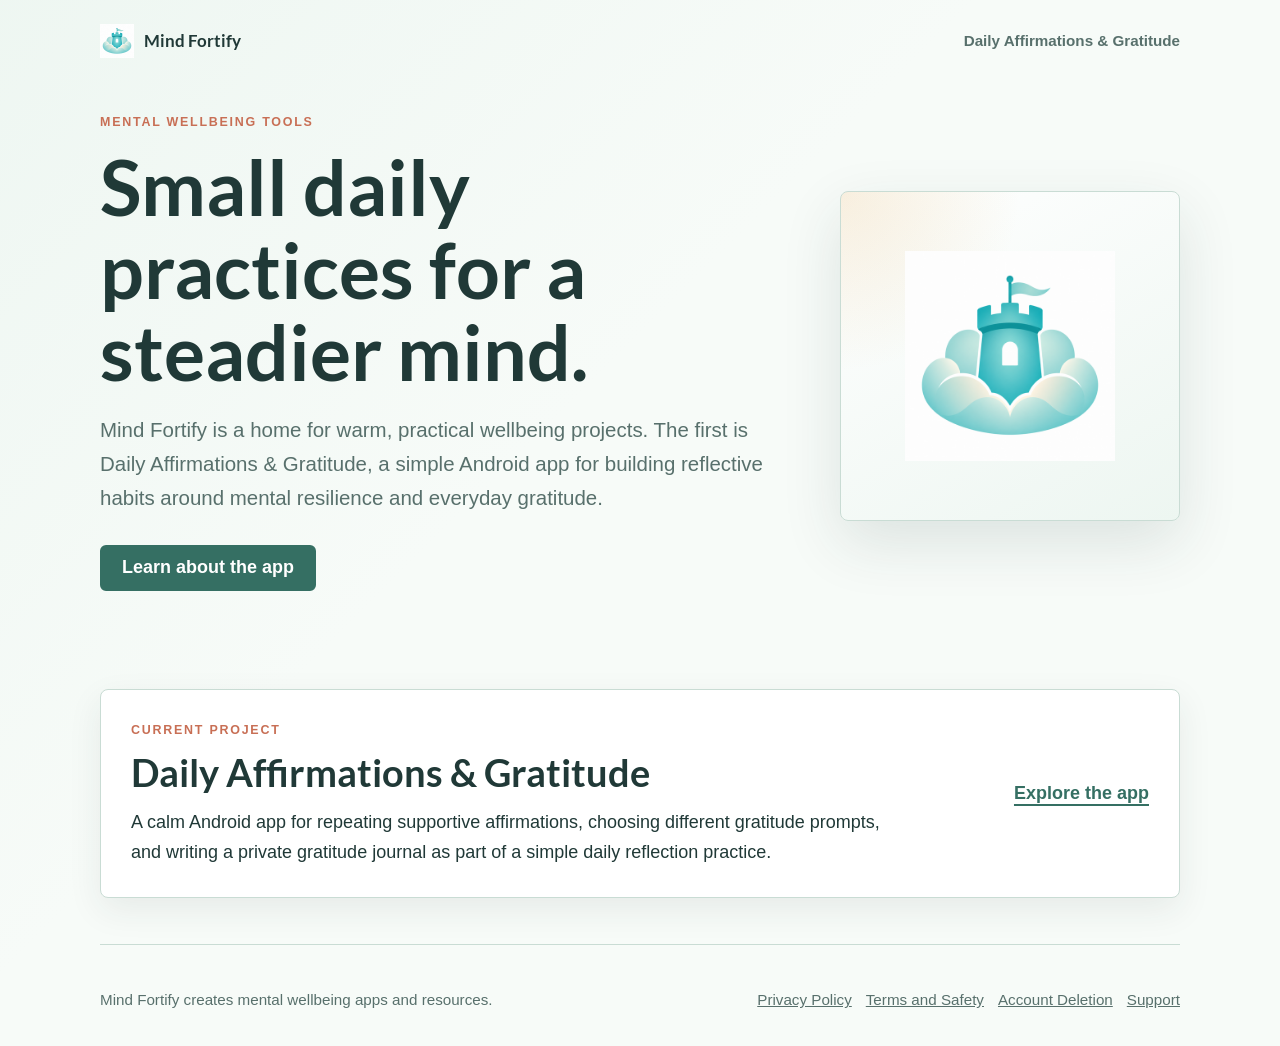
<file: index.html>
<!DOCTYPE html>
<html lang="en">
<head>
  <meta charset="UTF-8">
  <link rel="icon" href="/favicon.ico" type="image/x-icon">
  <link rel="apple-touch-icon" href="/assets/brand/mind-fortify/mind-fortify-icon-192.png">
  <meta name="viewport" content="width=device-width, initial-scale=1.0">
  <meta name="description" content="Mind Fortify creates warm, practical mental wellbeing tools for daily reflection and resilience.">
  <meta property="og:title" content="Mind Fortify">
  <meta property="og:type" content="website">
  <meta property="og:url" content="https://mindfortify.com">
  <meta property="og:image" content="https://mindfortify.com/assets/brand/mind-fortify/mind-fortify-icon-512.png">
  <meta property="og:description" content="Mind Fortify creates warm, practical mental wellbeing tools for daily reflection and resilience.">
  <meta name="twitter:card" content="summary_large_image">
  <meta name="twitter:site" content="@mindfortify">
  <meta name="twitter:title" content="Mind Fortify">
  <meta name="twitter:description" content="Mind Fortify creates warm, practical mental wellbeing tools for daily reflection and resilience.">
  <meta name="twitter:image" content="https://mindfortify.com/assets/brand/mind-fortify/mind-fortify-icon-512.png">
  <link rel="stylesheet" href="/daily-affirmations/styles.css">
  <title>Mind Fortify - Mental Wellbeing Tools</title>
</head>
<body>
  <header class="site-header">
    <nav aria-label="Main navigation">
      <a class="wordmark" href="/">
        <img src="/assets/brand/mind-fortify/mind-fortify-icon-footer.png" alt="" aria-hidden="true">
        <span>Mind Fortify</span>
      </a>
      <div class="nav-links">
        <a href="/daily-affirmations/">Daily Affirmations &amp; Gratitude</a>
      </div>
    </nav>

    <section class="hero home-hero">
      <div>
        <p class="eyebrow">Mental wellbeing tools</p>
        <h1>Small daily practices for a steadier mind.</h1>
        <p class="intro">Mind Fortify is a home for warm, practical wellbeing projects. The first is Daily Affirmations &amp; Gratitude, a simple Android app for building reflective habits around mental resilience and everyday gratitude.</p>
        <div class="actions">
          <a class="button" href="/daily-affirmations/">Learn about the app</a>
        </div>
      </div>
      <div class="brand-panel" aria-label="Mind Fortify brand mark">
        <img src="/assets/brand/mind-fortify/mind-fortify-icon-512.png" alt="Mind Fortify logo">
      </div>
    </section>
  </header>

  <main>
    <section class="feature-band" aria-labelledby="current-project">
      <div>
        <p class="eyebrow">Current project</p>
        <h2 id="current-project">Daily Affirmations &amp; Gratitude</h2>
        <p>A calm Android app for repeating supportive affirmations, choosing different gratitude prompts, and writing a private gratitude journal as part of a simple daily reflection practice.</p>
      </div>
      <a class="text-link" href="/daily-affirmations/">Explore the app</a>
    </section>
  </main>

  <footer>
    <p>Mind Fortify creates mental wellbeing apps and resources.</p>
    <div class="footer-links">
      <a href="/daily-affirmations/privacy/">Privacy Policy</a>
      <a href="/daily-affirmations/terms-and-safety/">Terms and Safety</a>
      <a href="/daily-affirmations/account-deletion/">Account Deletion</a>
      <a href="/daily-affirmations/support/">Support</a>
    </div>
  </footer>
</body>
</html>
</file>
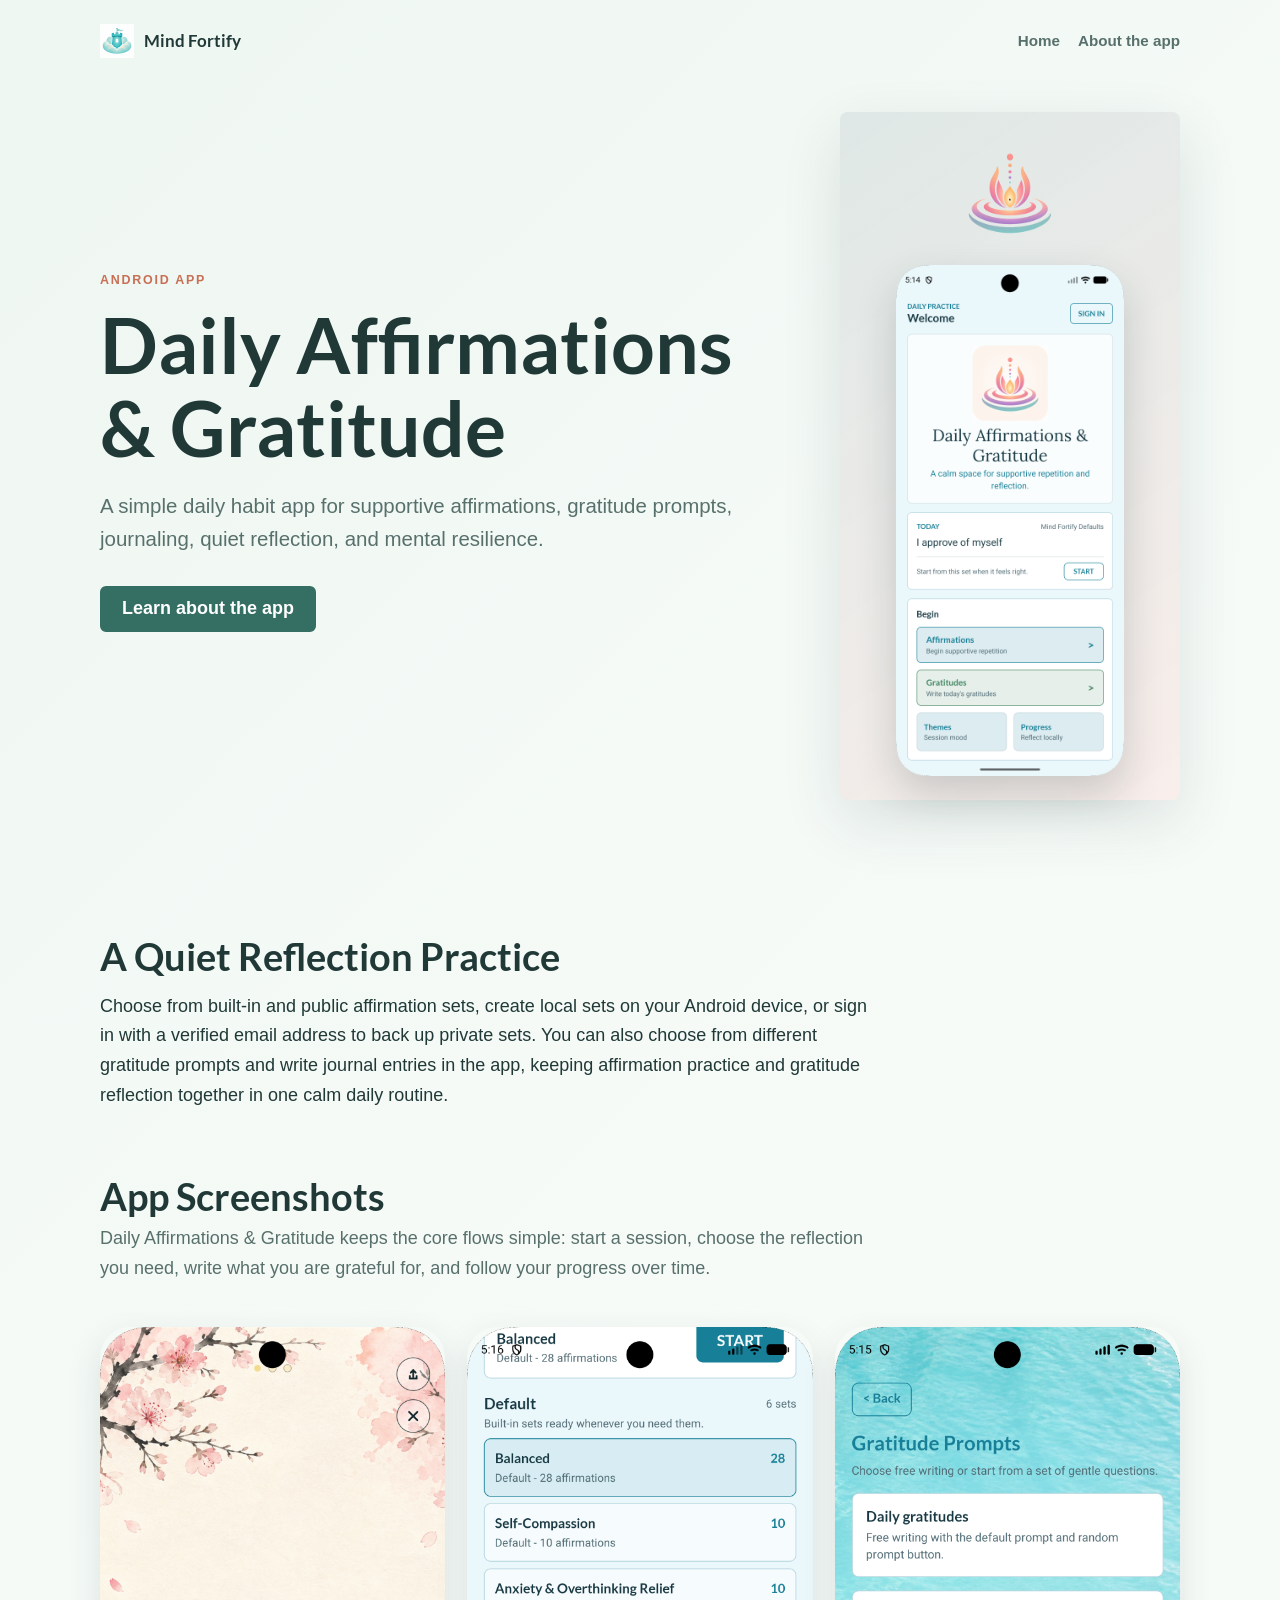
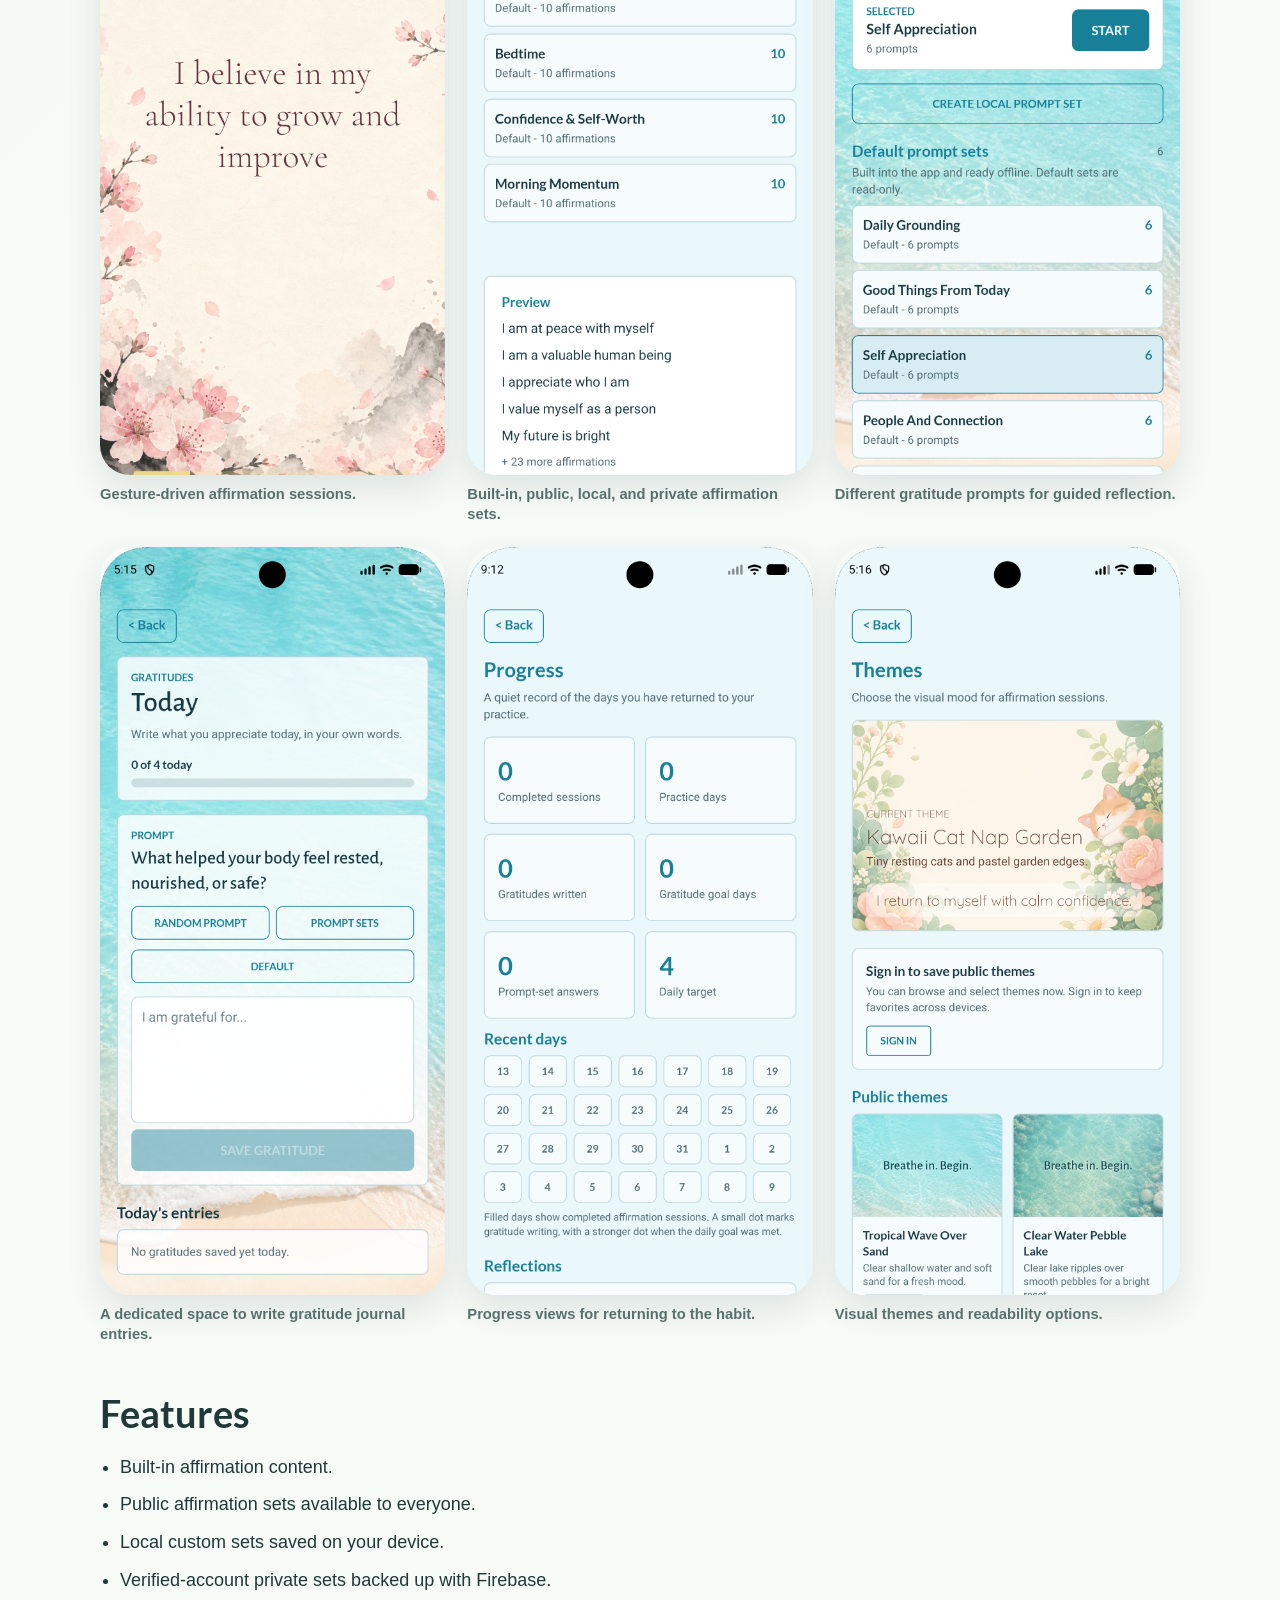
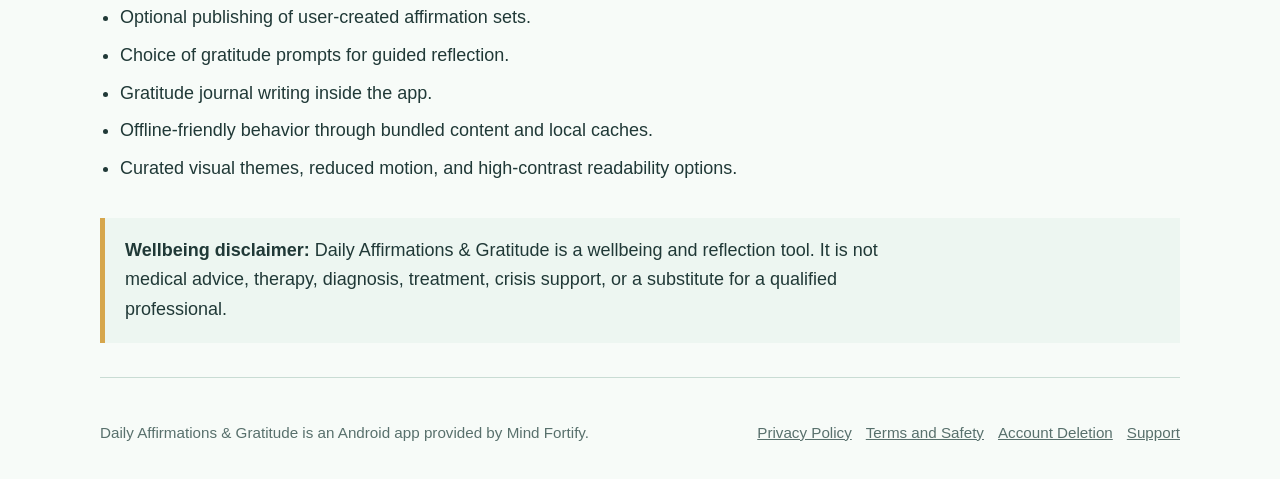
<file: daily-affirmations/index.html>
<!DOCTYPE html>
<html lang="en">
<head>
  <meta charset="UTF-8">
  <meta name="viewport" content="width=device-width, initial-scale=1.0">
  <meta name="description" content="Daily Affirmations &amp; Gratitude by Mind Fortify is a simple Android app for supportive affirmations, gratitude prompts, journaling, and mental resilience.">
  <link rel="icon" href="/favicon.ico" type="image/x-icon">
  <link rel="apple-touch-icon" href="/assets/brand/daily-affirmations/daily-affirmations-icon-192.png">
  <meta property="og:image" content="https://mindfortify.com/assets/brand/daily-affirmations/daily-affirmations-icon-512.png">
  <meta name="twitter:image" content="https://mindfortify.com/assets/brand/daily-affirmations/daily-affirmations-icon-512.png">
  <link rel="stylesheet" href="/daily-affirmations/styles.css">
  <title>Daily Affirmations &amp; Gratitude - Mind Fortify</title>
</head>
<body>
  <header class="site-header">
    <nav aria-label="Main navigation">
      <a class="wordmark" href="/">
        <img src="/assets/brand/mind-fortify/mind-fortify-icon-footer.png" alt="" aria-hidden="true">
        <span>Mind Fortify</span>
      </a>
      <div class="nav-links">
        <a href="/">Home</a>
        <a href="#about">About the app</a>
      </div>
    </nav>
    <section class="hero app-hero">
      <div>
        <p class="eyebrow">Android app</p>
        <h1>Daily Affirmations &amp; Gratitude</h1>
        <p class="intro">A simple daily habit app for supportive affirmations, gratitude prompts, journaling, quiet reflection, and mental resilience.</p>
        <div class="actions">
          <a class="button" href="#about">Learn about the app</a>
        </div>
      </div>
      <div class="app-preview" aria-label="Daily Affirmations &amp; Gratitude app preview">
        <img class="app-logo" src="/assets/brand/daily-affirmations/daily-affirmations-icon-home.png" alt="Daily Affirmations &amp; Gratitude logo">
        <img class="hero-screenshot" src="/assets/screenshots/daily-affirmations/home_screen.png" alt="Daily Affirmations &amp; Gratitude home screen">
      </div>
    </section>
  </header>
  <main>
    <section aria-labelledby="about">
      <h2 id="about">A Quiet Reflection Practice</h2>
      <p>Choose from built-in and public affirmation sets, create local sets on your Android device, or sign in with a verified email address to back up private sets. You can also choose from different gratitude prompts and write journal entries in the app, keeping affirmation practice and gratitude reflection together in one calm daily routine.</p>
    </section>

    <section aria-labelledby="screenshots">
      <div class="section-heading">
        <h2 id="screenshots">App Screenshots</h2>
        <p>Daily Affirmations &amp; Gratitude keeps the core flows simple: start a session, choose the reflection you need, write what you are grateful for, and follow your progress over time.</p>
      </div>
      <div class="screenshot-grid">
        <figure>
          <img src="/assets/screenshots/daily-affirmations/affirmation1.png" alt="Affirmation session screen with a supportive statement">
          <figcaption>Gesture-driven affirmation sessions.</figcaption>
        </figure>
        <figure>
          <img src="/assets/screenshots/daily-affirmations/affirmation_set_selection.png" alt="Affirmation set selection screen">
          <figcaption>Built-in, public, local, and private affirmation sets.</figcaption>
        </figure>
        <figure>
          <img src="/assets/screenshots/daily-affirmations/gratitude_prompts.png" alt="Gratitude prompt selection screen">
          <figcaption>Different gratitude prompts for guided reflection.</figcaption>
        </figure>
        <figure>
          <img src="/assets/screenshots/daily-affirmations/gratitude_author.png" alt="Gratitude journal writing screen">
          <figcaption>A dedicated space to write gratitude journal entries.</figcaption>
        </figure>
        <figure>
          <img src="/assets/screenshots/daily-affirmations/progress.png" alt="Progress screen showing app activity">
          <figcaption>Progress views for returning to the habit.</figcaption>
        </figure>
        <figure>
          <img src="/assets/screenshots/daily-affirmations/themes.png" alt="Theme selection screen">
          <figcaption>Visual themes and readability options.</figcaption>
        </figure>
      </div>
    </section>

    <section aria-labelledby="features">
      <h2 id="features">Features</h2>
      <ul>
        <li>Built-in affirmation content.</li>
        <li>Public affirmation sets available to everyone.</li>
        <li>Local custom sets saved on your device.</li>
        <li>Verified-account private sets backed up with Firebase.</li>
        <li>Optional publishing of user-created affirmation sets.</li>
        <li>Choice of gratitude prompts for guided reflection.</li>
        <li>Gratitude journal writing inside the app.</li>
        <li>Offline-friendly behavior through bundled content and local caches.</li>
        <li>Curated visual themes, reduced motion, and high-contrast readability options.</li>
      </ul>
    </section>

    <aside class="notice" aria-label="Wellbeing disclaimer">
      <p><strong>Wellbeing disclaimer:</strong> Daily Affirmations &amp; Gratitude is a wellbeing and reflection tool. It is not medical advice, therapy, diagnosis, treatment, crisis support, or a substitute for a qualified professional.</p>
    </aside>

  </main>
  <footer>
    <p>Daily Affirmations &amp; Gratitude is an Android app provided by Mind Fortify.</p>
    <div class="footer-links">
      <a href="/daily-affirmations/privacy/">Privacy Policy</a>
      <a href="/daily-affirmations/terms-and-safety/">Terms and Safety</a>
      <a href="/daily-affirmations/account-deletion/">Account Deletion</a>
      <a href="/daily-affirmations/support/">Support</a>
    </div>
  </footer>
</body>
</html>
</file>
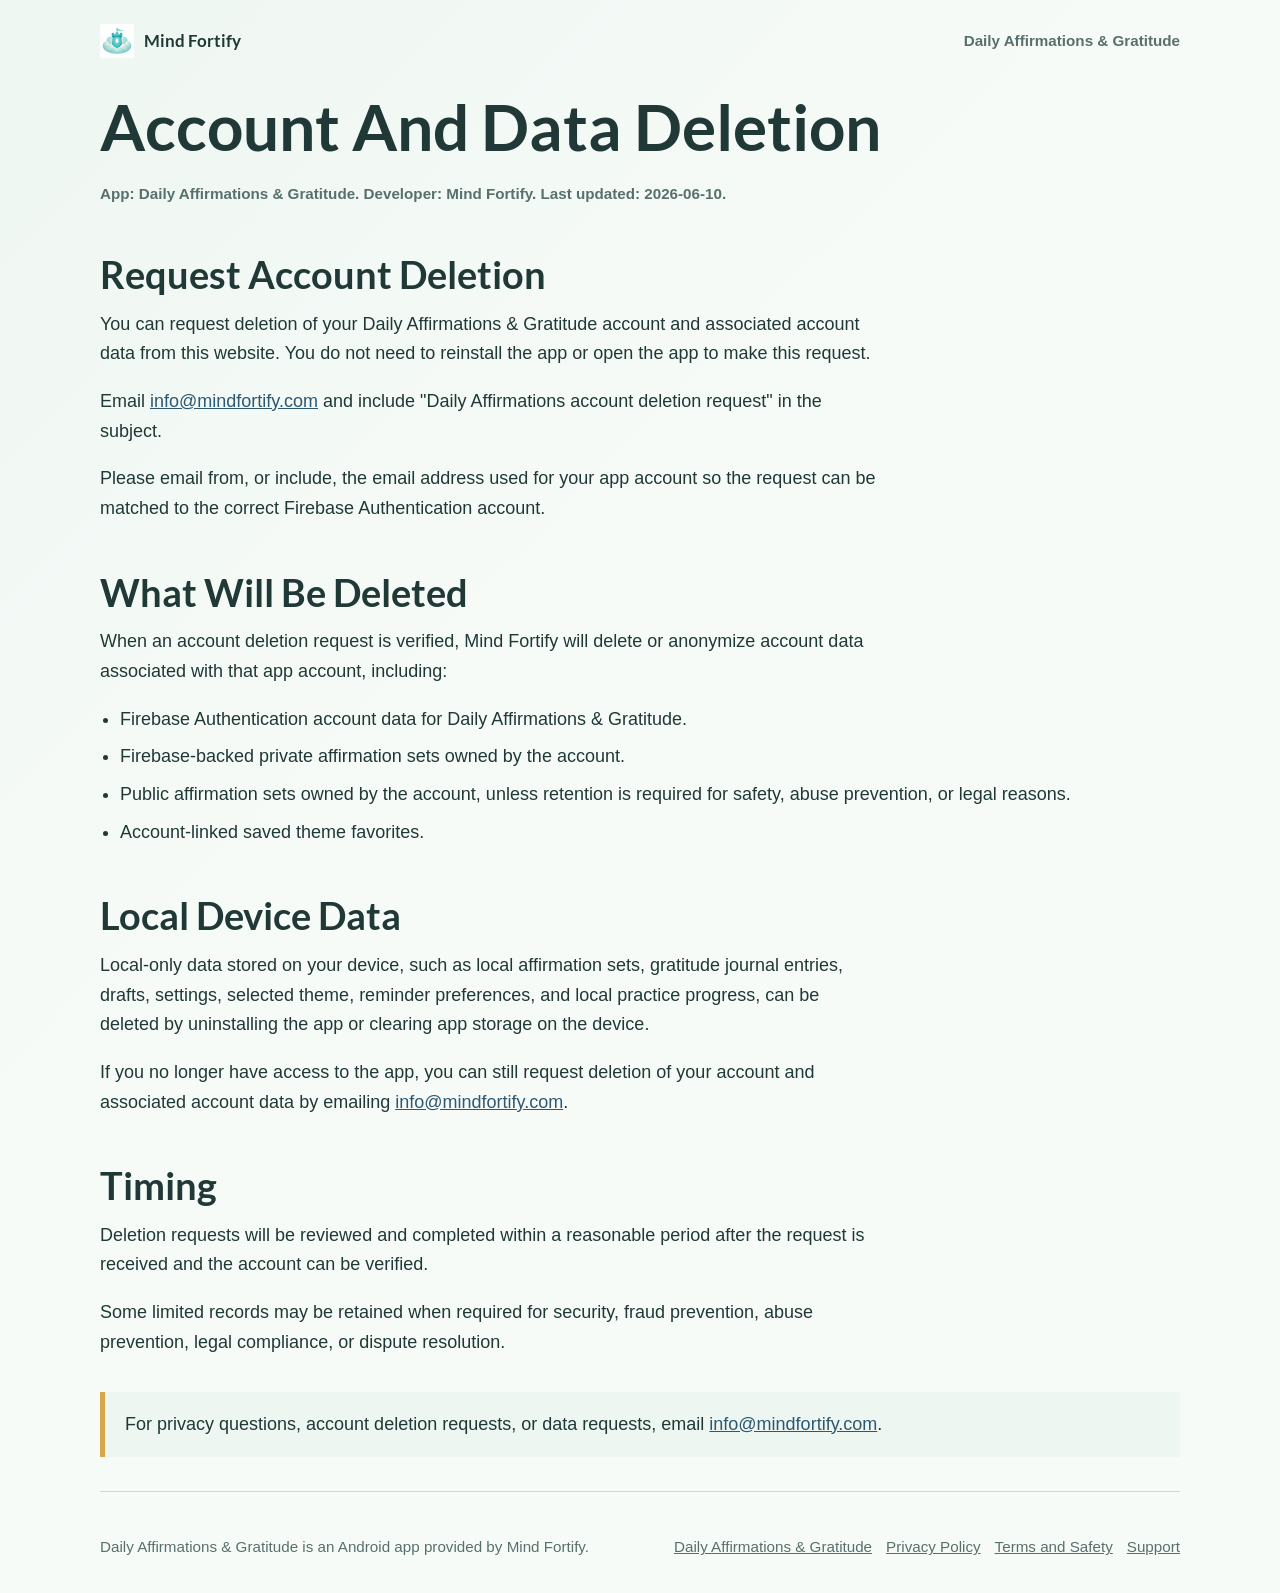
<file: daily-affirmations/account-deletion/index.html>
<!DOCTYPE html>
<html lang="en">
<head>
  <meta charset="UTF-8">
  <meta name="viewport" content="width=device-width, initial-scale=1.0">
  <meta name="description" content="Request account and data deletion for Daily Affirmations &amp; Gratitude by Mind Fortify.">
  <link rel="icon" href="/favicon.ico" type="image/x-icon">
  <link rel="apple-touch-icon" href="/assets/brand/daily-affirmations/daily-affirmations-icon-192.png">
  <link rel="stylesheet" href="/daily-affirmations/styles.css">
  <title>Account And Data Deletion - Daily Affirmations &amp; Gratitude</title>
</head>
<body>
  <header class="site-header utility-header">
    <nav aria-label="Main navigation">
      <a class="wordmark" href="/">
        <img src="/assets/brand/mind-fortify/mind-fortify-icon-footer.png" alt="" aria-hidden="true">
        <span>Mind Fortify</span>
      </a>
      <div class="nav-links">
        <a href="/daily-affirmations/">Daily Affirmations &amp; Gratitude</a>
      </div>
    </nav>
    <h1>Account And Data Deletion</h1>
    <p class="meta">App: Daily Affirmations &amp; Gratitude. Developer: Mind Fortify. Last updated: 2026-06-10.</p>
  </header>
  <main>
    <section aria-labelledby="request">
      <h2 id="request">Request Account Deletion</h2>
      <p>You can request deletion of your Daily Affirmations &amp; Gratitude account and associated account data from this website. You do not need to reinstall the app or open the app to make this request.</p>
      <p>Email <a href="mailto:info@mindfortify.com?subject=Daily%20Affirmations%20account%20deletion%20request">info@mindfortify.com</a> and include "Daily Affirmations account deletion request" in the subject.</p>
      <p>Please email from, or include, the email address used for your app account so the request can be matched to the correct Firebase Authentication account.</p>
    </section>

    <section aria-labelledby="deleted">
      <h2 id="deleted">What Will Be Deleted</h2>
      <p>When an account deletion request is verified, Mind Fortify will delete or anonymize account data associated with that app account, including:</p>
      <ul>
        <li>Firebase Authentication account data for Daily Affirmations &amp; Gratitude.</li>
        <li>Firebase-backed private affirmation sets owned by the account.</li>
        <li>Public affirmation sets owned by the account, unless retention is required for safety, abuse prevention, or legal reasons.</li>
        <li>Account-linked saved theme favorites.</li>
      </ul>
    </section>

    <section aria-labelledby="local-data">
      <h2 id="local-data">Local Device Data</h2>
      <p>Local-only data stored on your device, such as local affirmation sets, gratitude journal entries, drafts, settings, selected theme, reminder preferences, and local practice progress, can be deleted by uninstalling the app or clearing app storage on the device.</p>
      <p>If you no longer have access to the app, you can still request deletion of your account and associated account data by emailing <a href="mailto:info@mindfortify.com?subject=Daily%20Affirmations%20account%20deletion%20request">info@mindfortify.com</a>.</p>
    </section>

    <section aria-labelledby="timing">
      <h2 id="timing">Timing</h2>
      <p>Deletion requests will be reviewed and completed within a reasonable period after the request is received and the account can be verified.</p>
      <p>Some limited records may be retained when required for security, fraud prevention, abuse prevention, legal compliance, or dispute resolution.</p>
    </section>

    <aside class="notice" aria-label="Privacy contact">
      <p>For privacy questions, account deletion requests, or data requests, email <a href="mailto:info@mindfortify.com">info@mindfortify.com</a>.</p>
    </aside>
  </main>
  <footer>
    <p>Daily Affirmations &amp; Gratitude is an Android app provided by Mind Fortify.</p>
    <div class="footer-links">
      <a href="/daily-affirmations/">Daily Affirmations &amp; Gratitude</a>
      <a href="/daily-affirmations/privacy/">Privacy Policy</a>
      <a href="/daily-affirmations/terms-and-safety/">Terms and Safety</a>
      <a href="/daily-affirmations/support/">Support</a>
    </div>
  </footer>
</body>
</html>
</file>
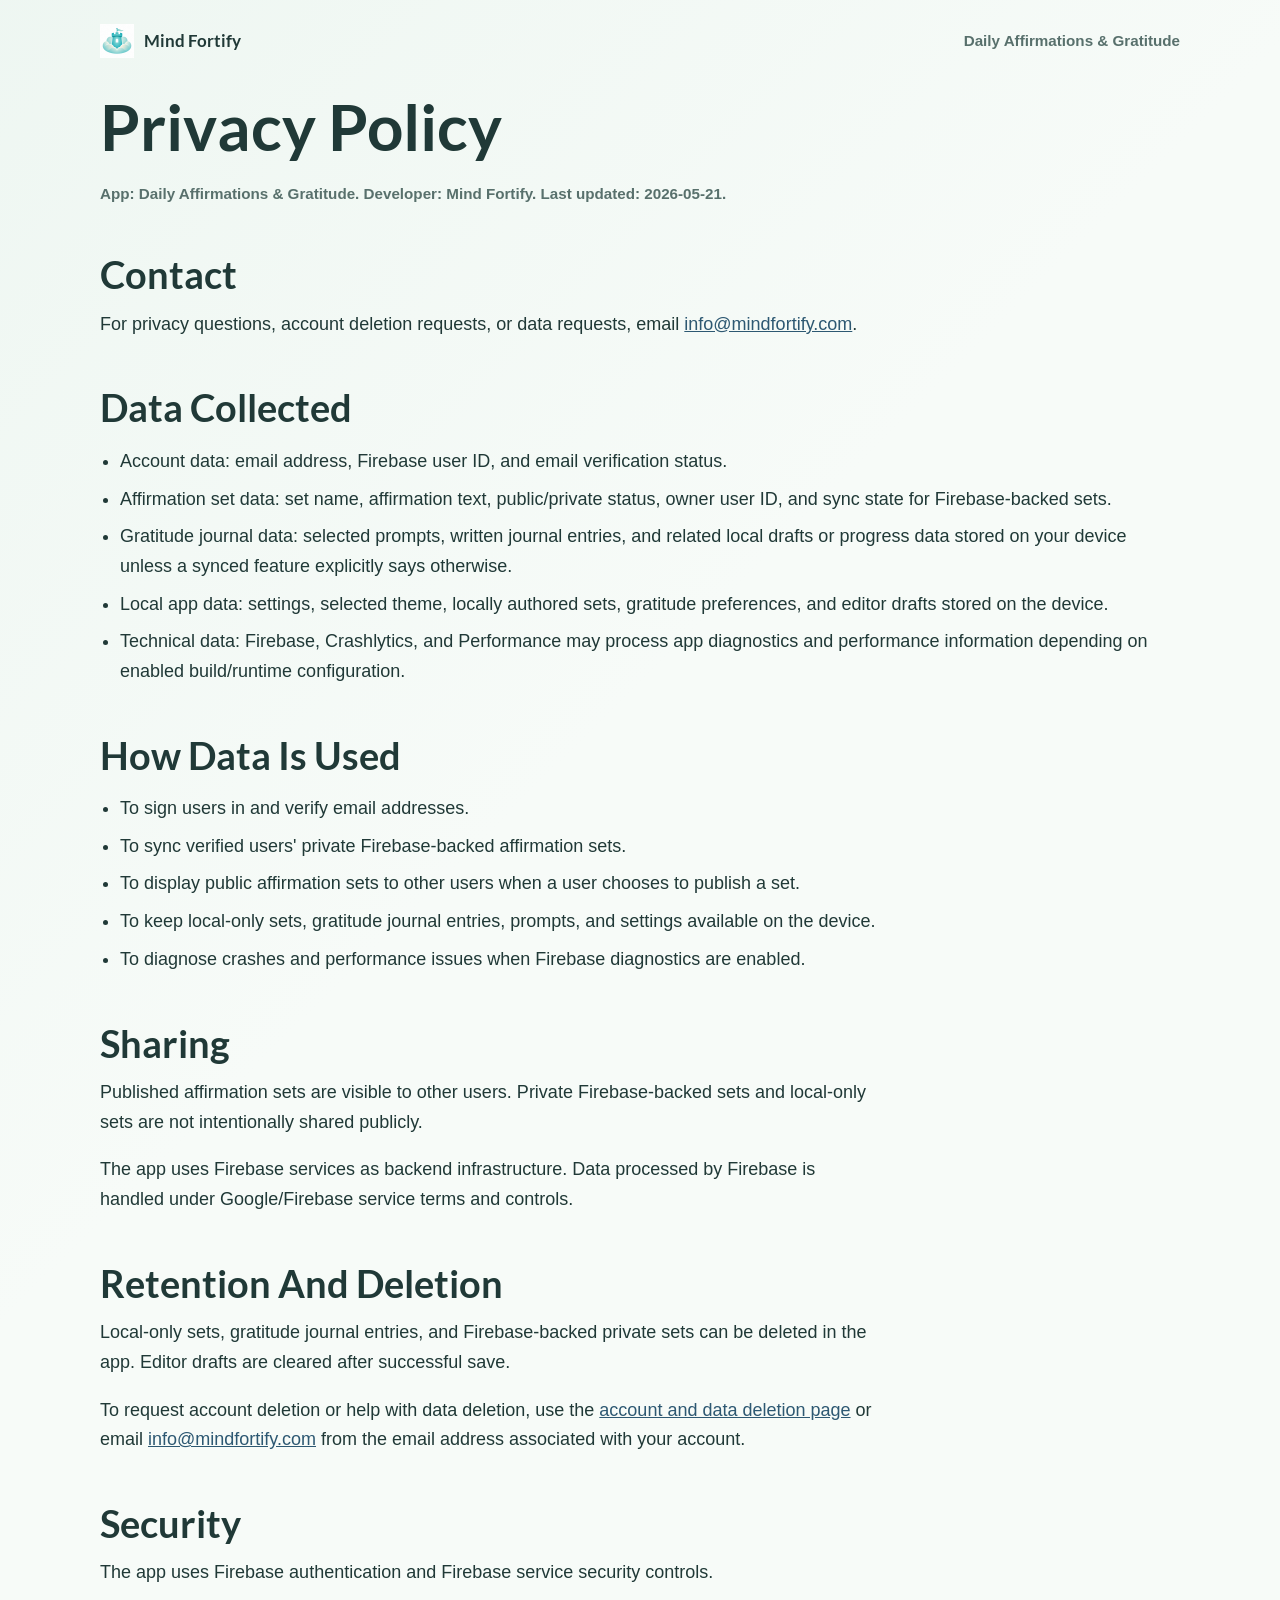
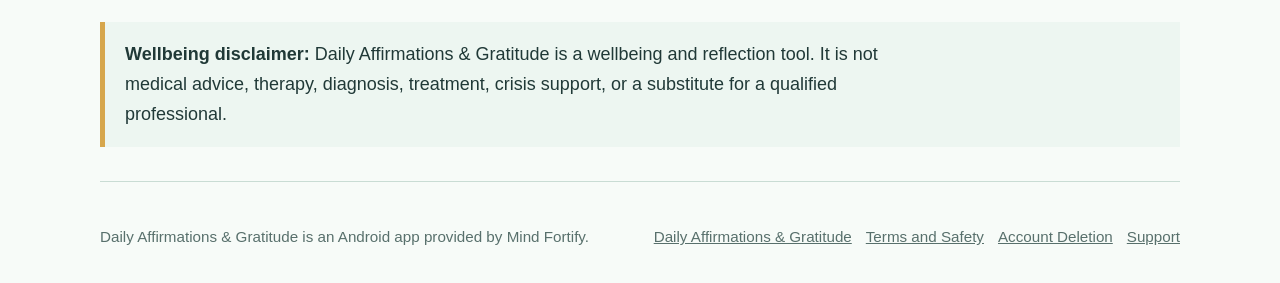
<file: daily-affirmations/privacy/index.html>
<!DOCTYPE html>
<html lang="en">
<head>
  <meta charset="UTF-8">
  <meta name="viewport" content="width=device-width, initial-scale=1.0">
  <meta name="description" content="Privacy Policy for Daily Affirmations &amp; Gratitude by Mind Fortify.">
  <link rel="icon" href="/favicon.ico" type="image/x-icon">
  <link rel="apple-touch-icon" href="/assets/brand/daily-affirmations/daily-affirmations-icon-192.png">
  <link rel="stylesheet" href="/daily-affirmations/styles.css">
  <title>Privacy Policy - Daily Affirmations &amp; Gratitude</title>
</head>
<body>
  <header class="site-header utility-header">
    <nav aria-label="Main navigation">
      <a class="wordmark" href="/">
        <img src="/assets/brand/mind-fortify/mind-fortify-icon-footer.png" alt="" aria-hidden="true">
        <span>Mind Fortify</span>
      </a>
      <div class="nav-links">
        <a href="/daily-affirmations/">Daily Affirmations &amp; Gratitude</a>
      </div>
    </nav>
    <h1>Privacy Policy</h1>
    <p class="meta">App: Daily Affirmations &amp; Gratitude. Developer: Mind Fortify. Last updated: 2026-05-21.</p>
  </header>
  <main>
    <section aria-labelledby="contact">
      <h2 id="contact">Contact</h2>
      <p>For privacy questions, account deletion requests, or data requests, email <a href="mailto:info@mindfortify.com">info@mindfortify.com</a>.</p>
    </section>

    <section aria-labelledby="data-collected">
      <h2 id="data-collected">Data Collected</h2>
      <ul>
        <li>Account data: email address, Firebase user ID, and email verification status.</li>
        <li>Affirmation set data: set name, affirmation text, public/private status, owner user ID, and sync state for Firebase-backed sets.</li>
        <li>Gratitude journal data: selected prompts, written journal entries, and related local drafts or progress data stored on your device unless a synced feature explicitly says otherwise.</li>
        <li>Local app data: settings, selected theme, locally authored sets, gratitude preferences, and editor drafts stored on the device.</li>
        <li>Technical data: Firebase, Crashlytics, and Performance may process app diagnostics and performance information depending on enabled build/runtime configuration.</li>
      </ul>
    </section>

    <section aria-labelledby="use">
      <h2 id="use">How Data Is Used</h2>
      <ul>
        <li>To sign users in and verify email addresses.</li>
        <li>To sync verified users' private Firebase-backed affirmation sets.</li>
        <li>To display public affirmation sets to other users when a user chooses to publish a set.</li>
        <li>To keep local-only sets, gratitude journal entries, prompts, and settings available on the device.</li>
        <li>To diagnose crashes and performance issues when Firebase diagnostics are enabled.</li>
      </ul>
    </section>

    <section aria-labelledby="sharing">
      <h2 id="sharing">Sharing</h2>
      <p>Published affirmation sets are visible to other users. Private Firebase-backed sets and local-only sets are not intentionally shared publicly.</p>
      <p>The app uses Firebase services as backend infrastructure. Data processed by Firebase is handled under Google/Firebase service terms and controls.</p>
    </section>

    <section aria-labelledby="retention">
      <h2 id="retention">Retention And Deletion</h2>
      <p>Local-only sets, gratitude journal entries, and Firebase-backed private sets can be deleted in the app. Editor drafts are cleared after successful save.</p>
      <p>To request account deletion or help with data deletion, use the <a href="/daily-affirmations/account-deletion/">account and data deletion page</a> or email <a href="mailto:info@mindfortify.com">info@mindfortify.com</a> from the email address associated with your account.</p>
    </section>

    <section aria-labelledby="security">
      <h2 id="security">Security</h2>
      <p>The app uses Firebase authentication and Firebase service security controls.</p>
    </section>

    <aside class="notice" aria-label="Wellbeing disclaimer">
      <p><strong>Wellbeing disclaimer:</strong> Daily Affirmations &amp; Gratitude is a wellbeing and reflection tool. It is not medical advice, therapy, diagnosis, treatment, crisis support, or a substitute for a qualified professional.</p>
    </aside>
  </main>
  <footer>
    <p>Daily Affirmations &amp; Gratitude is an Android app provided by Mind Fortify.</p>
    <div class="footer-links">
      <a href="/daily-affirmations/">Daily Affirmations &amp; Gratitude</a>
      <a href="/daily-affirmations/terms-and-safety/">Terms and Safety</a>
      <a href="/daily-affirmations/account-deletion/">Account Deletion</a>
      <a href="/daily-affirmations/support/">Support</a>
    </div>
  </footer>
</body>
</html>
</file>
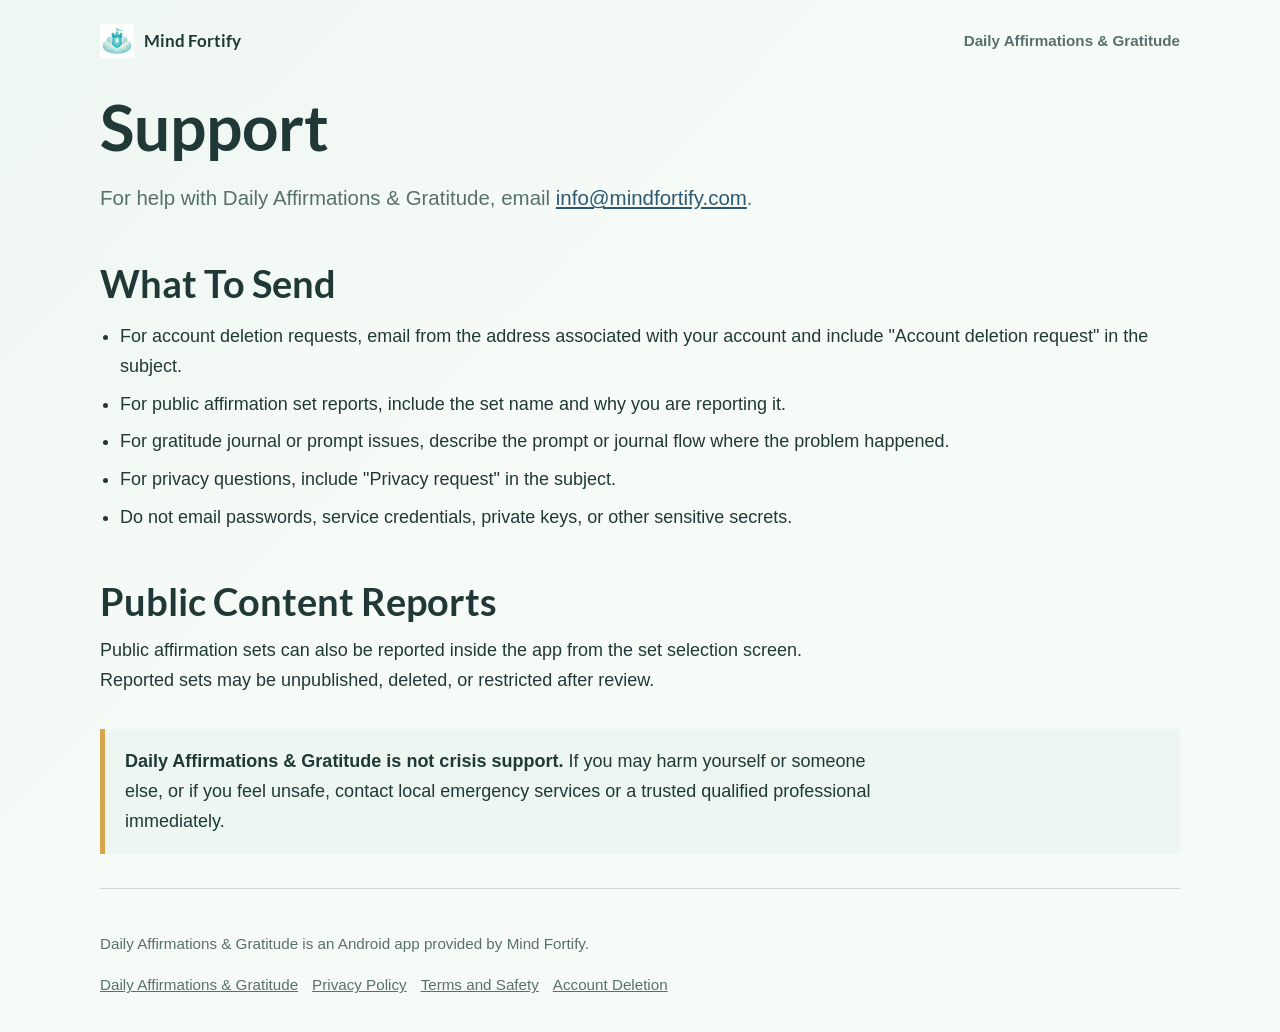
<file: daily-affirmations/support/index.html>
<!DOCTYPE html>
<html lang="en">
<head>
  <meta charset="UTF-8">
  <meta name="viewport" content="width=device-width, initial-scale=1.0">
  <meta name="description" content="Support, privacy, account deletion, and moderation contact information for Daily Affirmations &amp; Gratitude by Mind Fortify.">
  <link rel="icon" href="/favicon.ico" type="image/x-icon">
  <link rel="apple-touch-icon" href="/assets/brand/daily-affirmations/daily-affirmations-icon-192.png">
  <link rel="stylesheet" href="/daily-affirmations/styles.css">
  <title>Support - Daily Affirmations &amp; Gratitude</title>
</head>
<body>
  <header class="site-header utility-header">
    <nav aria-label="Main navigation">
      <a class="wordmark" href="/">
        <img src="/assets/brand/mind-fortify/mind-fortify-icon-footer.png" alt="" aria-hidden="true">
        <span>Mind Fortify</span>
      </a>
      <div class="nav-links">
        <a href="/daily-affirmations/">Daily Affirmations &amp; Gratitude</a>
      </div>
    </nav>
    <h1>Support</h1>
    <p class="intro">For help with Daily Affirmations &amp; Gratitude, email <a href="mailto:info@mindfortify.com">info@mindfortify.com</a>.</p>
  </header>
  <main>
    <section aria-labelledby="what-to-send">
      <h2 id="what-to-send">What To Send</h2>
      <ul>
        <li>For account deletion requests, email from the address associated with your account and include "Account deletion request" in the subject.</li>
        <li>For public affirmation set reports, include the set name and why you are reporting it.</li>
        <li>For gratitude journal or prompt issues, describe the prompt or journal flow where the problem happened.</li>
        <li>For privacy questions, include "Privacy request" in the subject.</li>
        <li>Do not email passwords, service credentials, private keys, or other sensitive secrets.</li>
      </ul>
    </section>

    <section aria-labelledby="content">
      <h2 id="content">Public Content Reports</h2>
      <p>Public affirmation sets can also be reported inside the app from the set selection screen. Reported sets may be unpublished, deleted, or restricted after review.</p>
    </section>

    <aside class="notice" aria-label="Urgent support note">
      <p><strong>Daily Affirmations &amp; Gratitude is not crisis support.</strong> If you may harm yourself or someone else, or if you feel unsafe, contact local emergency services or a trusted qualified professional immediately.</p>
    </aside>
  </main>
  <footer>
    <p>Daily Affirmations &amp; Gratitude is an Android app provided by Mind Fortify.</p>
    <div class="footer-links">
      <a href="/daily-affirmations/">Daily Affirmations &amp; Gratitude</a>
      <a href="/daily-affirmations/privacy/">Privacy Policy</a>
      <a href="/daily-affirmations/terms-and-safety/">Terms and Safety</a>
      <a href="/daily-affirmations/account-deletion/">Account Deletion</a>
    </div>
  </footer>
</body>
</html>
</file>
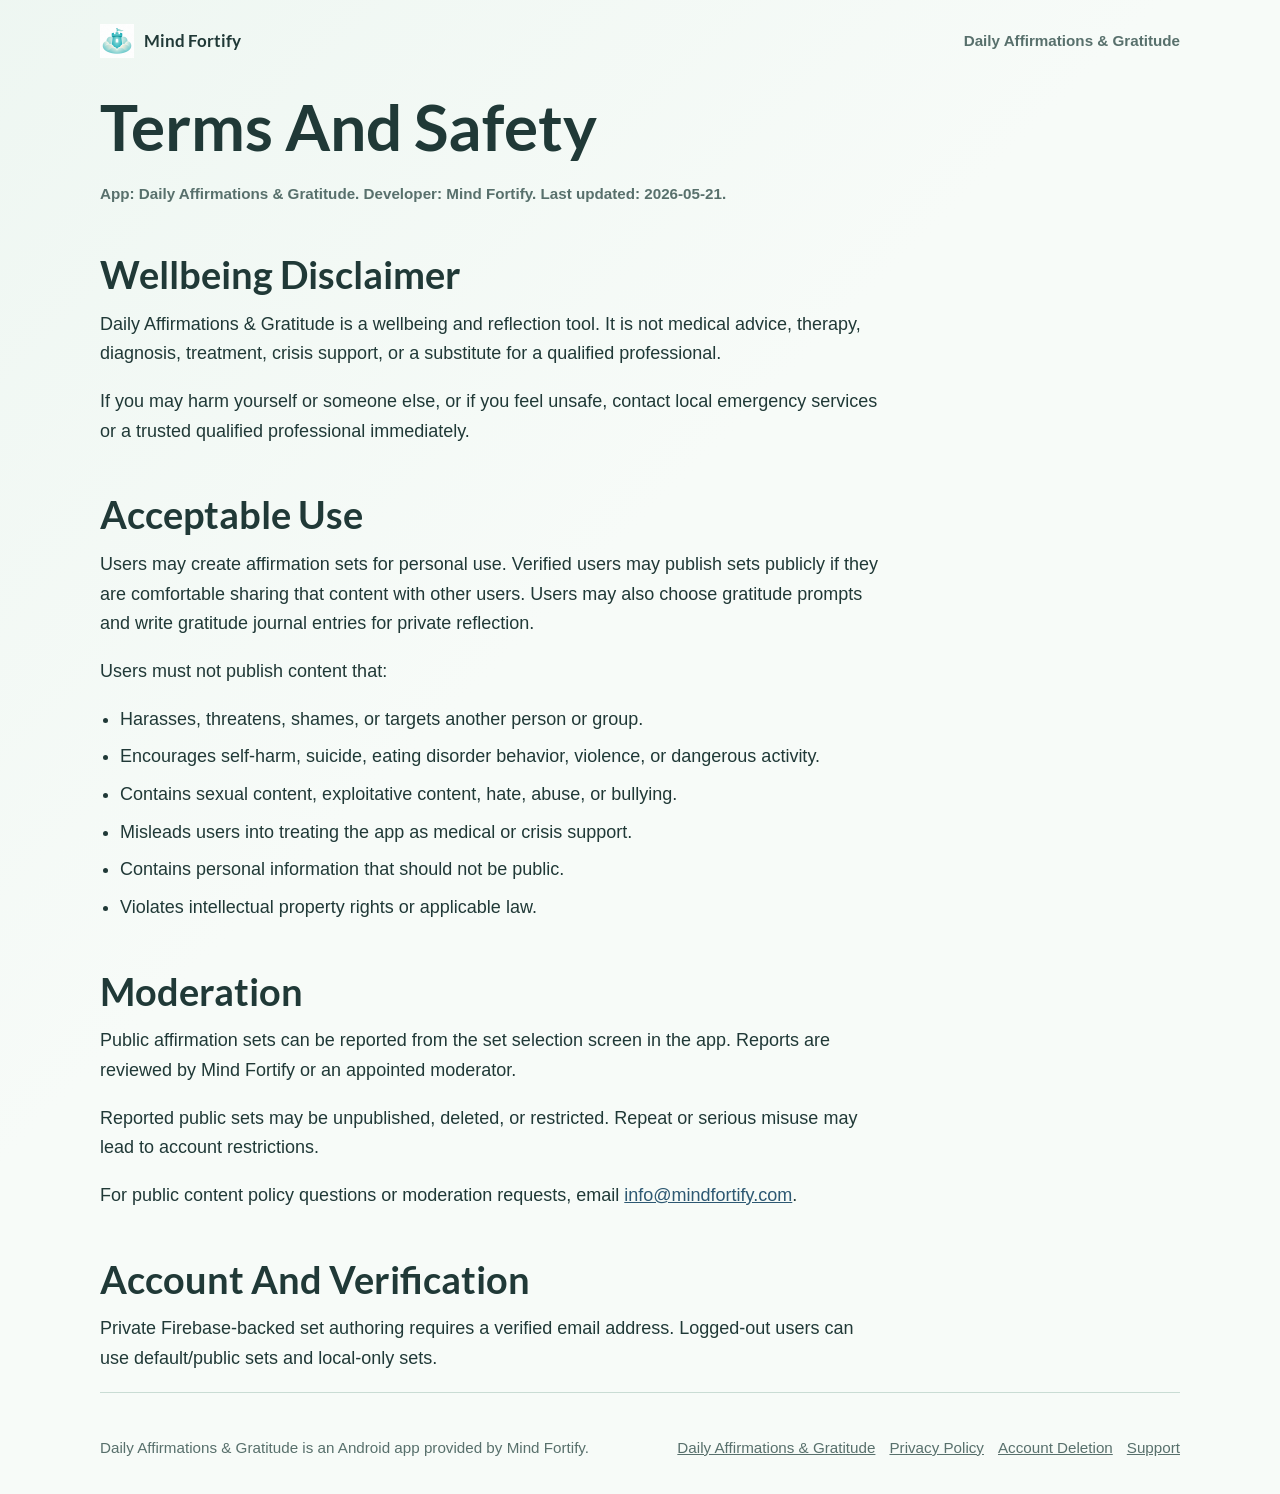
<file: daily-affirmations/terms-and-safety/index.html>
<!DOCTYPE html>
<html lang="en">
<head>
  <meta charset="UTF-8">
  <meta name="viewport" content="width=device-width, initial-scale=1.0">
  <meta name="description" content="Terms, safety, acceptable use, and public content policy for Daily Affirmations &amp; Gratitude by Mind Fortify.">
  <link rel="icon" href="/favicon.ico" type="image/x-icon">
  <link rel="apple-touch-icon" href="/assets/brand/daily-affirmations/daily-affirmations-icon-192.png">
  <link rel="stylesheet" href="/daily-affirmations/styles.css">
  <title>Terms And Safety - Daily Affirmations &amp; Gratitude</title>
</head>
<body>
  <header class="site-header utility-header">
    <nav aria-label="Main navigation">
      <a class="wordmark" href="/">
        <img src="/assets/brand/mind-fortify/mind-fortify-icon-footer.png" alt="" aria-hidden="true">
        <span>Mind Fortify</span>
      </a>
      <div class="nav-links">
        <a href="/daily-affirmations/">Daily Affirmations &amp; Gratitude</a>
      </div>
    </nav>
    <h1>Terms And Safety</h1>
    <p class="meta">App: Daily Affirmations &amp; Gratitude. Developer: Mind Fortify. Last updated: 2026-05-21.</p>
  </header>
  <main>
    <section aria-labelledby="disclaimer">
      <h2 id="disclaimer">Wellbeing Disclaimer</h2>
      <p>Daily Affirmations &amp; Gratitude is a wellbeing and reflection tool. It is not medical advice, therapy, diagnosis, treatment, crisis support, or a substitute for a qualified professional.</p>
      <p>If you may harm yourself or someone else, or if you feel unsafe, contact local emergency services or a trusted qualified professional immediately.</p>
    </section>

    <section aria-labelledby="acceptable-use">
      <h2 id="acceptable-use">Acceptable Use</h2>
      <p>Users may create affirmation sets for personal use. Verified users may publish sets publicly if they are comfortable sharing that content with other users. Users may also choose gratitude prompts and write gratitude journal entries for private reflection.</p>
      <p>Users must not publish content that:</p>
      <ul>
        <li>Harasses, threatens, shames, or targets another person or group.</li>
        <li>Encourages self-harm, suicide, eating disorder behavior, violence, or dangerous activity.</li>
        <li>Contains sexual content, exploitative content, hate, abuse, or bullying.</li>
        <li>Misleads users into treating the app as medical or crisis support.</li>
        <li>Contains personal information that should not be public.</li>
        <li>Violates intellectual property rights or applicable law.</li>
      </ul>
    </section>

    <section aria-labelledby="moderation">
      <h2 id="moderation">Moderation</h2>
      <p>Public affirmation sets can be reported from the set selection screen in the app. Reports are reviewed by Mind Fortify or an appointed moderator.</p>
      <p>Reported public sets may be unpublished, deleted, or restricted. Repeat or serious misuse may lead to account restrictions.</p>
      <p>For public content policy questions or moderation requests, email <a href="mailto:info@mindfortify.com">info@mindfortify.com</a>.</p>
    </section>

    <section aria-labelledby="account">
      <h2 id="account">Account And Verification</h2>
      <p>Private Firebase-backed set authoring requires a verified email address. Logged-out users can use default/public sets and local-only sets.</p>
    </section>
  </main>
  <footer>
    <p>Daily Affirmations &amp; Gratitude is an Android app provided by Mind Fortify.</p>
    <div class="footer-links">
      <a href="/daily-affirmations/">Daily Affirmations &amp; Gratitude</a>
      <a href="/daily-affirmations/privacy/">Privacy Policy</a>
      <a href="/daily-affirmations/account-deletion/">Account Deletion</a>
      <a href="/daily-affirmations/support/">Support</a>
    </div>
  </footer>
</body>
</html>
</file>
<file: daily-affirmations/styles.css>
@font-face {
  font-family: "Lato-Bold";
  src: url("/Lato-Bold.ttf");
}

:root {
  --bg: #f7fbf8;
  --surface: #ffffff;
  --surface-soft: #edf6f1;
  --ink: #203937;
  --muted: #58706c;
  --line: #c9dcd4;
  --green: #356f63;
  --blue: #2d5872;
  --coral: #c86f55;
  --gold: #d6a64c;
  --shadow: 0 22px 60px rgba(32, 57, 55, 0.12);
}

* {
  box-sizing: border-box;
}

html {
  scroll-behavior: smooth;
}

body {
  margin: 0;
  background:
    linear-gradient(135deg, rgba(237, 246, 241, 0.9), rgba(247, 251, 248, 0.35) 42%),
    var(--bg);
  color: var(--ink);
  font-family: Arial, sans-serif;
  font-size: 18px;
  line-height: 1.65;
}

header, main, footer {
  width: min(1080px, 92vw);
  margin: 0 auto;
}

.site-header {
  padding: 24px 0 30px;
}

nav {
  display: flex;
  flex-wrap: wrap;
  gap: 16px;
  align-items: center;
  justify-content: space-between;
  padding-bottom: 44px;
}

nav a {
  color: var(--ink);
  font-weight: 700;
  text-decoration: none;
}

.wordmark {
  display: inline-flex;
  align-items: center;
  gap: 10px;
  font-family: Lato-Bold, Arial, sans-serif;
  font-size: 1.05rem;
  line-height: 1;
}

.wordmark img {
  width: 34px;
  height: 34px;
  object-fit: contain;
}

.nav-links {
  display: flex;
  flex-wrap: wrap;
  gap: 18px;
  align-items: center;
  font-size: 0.95rem;
}

.nav-links a {
  color: var(--muted);
}

h1, h2, h3 {
  font-family: Lato-Bold, Arial, sans-serif;
  line-height: 1.08;
  letter-spacing: 0;
}

h1 {
  max-width: 800px;
  margin: 0 0 20px;
  font-size: clamp(2.5rem, 6vw, 5.6rem);
}

h2 {
  margin: 48px 0 14px;
  font-size: clamp(1.55rem, 3vw, 2.45rem);
}

h3 {
  margin: 28px 0 8px;
  font-size: 1.25rem;
}

p {
  max-width: 780px;
  margin: 0 0 18px;
}

a {
  color: var(--blue);
}

ul {
  padding-left: 1.25rem;
}

li {
  margin: 8px 0;
}

.eyebrow {
  margin-bottom: 12px;
  color: var(--coral);
  font-size: 0.78rem;
  font-weight: 700;
  letter-spacing: 0.14em;
  text-transform: uppercase;
}

.intro {
  max-width: 720px;
  color: var(--muted);
  font-size: clamp(1.08rem, 2vw, 1.28rem);
}

.hero {
  display: grid;
  grid-template-columns: minmax(0, 1fr) minmax(230px, 340px);
  gap: clamp(28px, 6vw, 72px);
  align-items: center;
  min-height: 520px;
  padding: 10px 0 58px;
}

.home-hero h1 {
  max-width: 760px;
}

.app-hero {
  min-height: 500px;
}

.actions {
  display: flex;
  flex-wrap: wrap;
  gap: 12px;
  margin: 30px 0 10px;
}

.button {
  display: inline-flex;
  min-height: 46px;
  align-items: center;
  justify-content: center;
  padding: 0 20px;
  border: 2px solid var(--green);
  border-radius: 6px;
  background: var(--green);
  color: #ffffff;
  font-weight: 700;
  text-decoration: none;
}

.button:hover,
.button:focus-visible {
  background: #2a5d53;
  border-color: #2a5d53;
}

.text-link {
  align-self: center;
  color: var(--green);
  font-weight: 700;
  text-decoration-thickness: 2px;
  text-underline-offset: 5px;
}

.brand-panel {
  display: grid;
  min-height: 330px;
  place-items: center;
  border: 1px solid var(--line);
  border-radius: 8px;
  background:
    radial-gradient(circle at top left, rgba(216, 166, 76, 0.18), transparent 38%),
    linear-gradient(150deg, #ffffff, var(--surface-soft));
  box-shadow: var(--shadow);
}

.brand-panel img {
  width: min(210px, 70%);
}

.app-preview {
  display: flex;
  flex-direction: column;
  gap: 18px;
  min-height: 390px;
  align-items: center;
  justify-content: center;
  padding: 24px;
  border-radius: 8px;
  background:
    linear-gradient(145deg, rgba(53, 111, 99, 0.16), rgba(200, 111, 85, 0.12)),
    var(--surface);
  box-shadow: var(--shadow);
}

.app-logo {
  width: min(118px, 38%);
  height: auto;
}

.hero-screenshot {
  width: min(235px, 78%);
  border-radius: 30px;
  background: transparent;
  box-shadow: 0 18px 40px rgba(32, 57, 55, 0.2);
}

.phone-frame {
  position: relative;
  display: flex;
  width: min(230px, 76%);
  min-height: 390px;
  flex-direction: column;
  justify-content: center;
  padding: 44px 24px 32px;
  border: 10px solid #213d3b;
  border-radius: 30px;
  background:
    linear-gradient(180deg, rgba(237, 246, 241, 0.9), rgba(255, 255, 255, 0.98)),
    #ffffff;
  color: var(--ink);
  text-align: center;
}

.phone-speaker {
  position: absolute;
  top: 18px;
  left: 50%;
  width: 58px;
  height: 6px;
  border-radius: 999px;
  background: #9cb5ad;
  transform: translateX(-50%);
}

.phone-frame p {
  margin: 0 auto 26px;
  font-family: Lato-Bold, Arial, sans-serif;
  font-size: 1.42rem;
  line-height: 1.25;
}

.phone-frame span {
  color: var(--muted);
  font-size: 0.82rem;
  font-weight: 700;
}

.section-heading {
  display: grid;
  grid-template-columns: minmax(0, 1fr);
  gap: 6px;
}

.section-heading h2 {
  margin-bottom: 0;
}

.section-heading p {
  color: var(--muted);
}

.screenshot-grid {
  display: grid;
  grid-template-columns: repeat(3, minmax(0, 1fr));
  gap: 22px;
  margin: 26px 0 48px;
}

.screenshot-grid figure {
  margin: 0;
}

.screenshot-grid img {
  display: block;
  width: 100%;
  aspect-ratio: 9 / 19.5;
  object-fit: cover;
  object-position: top;
  border-radius: 30px;
  background: transparent;
  box-shadow: 0 14px 34px rgba(32, 57, 55, 0.12);
}

.screenshot-grid figcaption {
  margin-top: 10px;
  color: var(--muted);
  font-size: 0.92rem;
  font-weight: 700;
  line-height: 1.35;
}

.feature-band {
  display: grid;
  grid-template-columns: minmax(0, 1fr) auto;
  gap: 26px;
  align-items: end;
  margin: 0 0 46px;
  padding: 30px;
  border: 1px solid var(--line);
  border-radius: 8px;
  background: var(--surface);
  box-shadow: 0 12px 34px rgba(32, 57, 55, 0.08);
}

.feature-band h2 {
  margin-top: 0;
}

.feature-band p:last-child {
  margin-bottom: 0;
}

.notice {
  margin: 34px 0;
  padding: 18px 20px;
  border-left: 5px solid var(--gold);
  background: var(--surface-soft);
}

.notice p:last-child {
  margin-bottom: 0;
}

.meta {
  color: var(--muted);
  font-size: 0.95rem;
  font-weight: 700;
}

.utility-header {
  padding-bottom: 0;
}

.utility-header nav {
  padding-bottom: 34px;
}

.utility-header h1 {
  font-size: clamp(2.15rem, 5vw, 4.1rem);
}

footer {
  display: flex;
  flex-wrap: wrap;
  gap: 16px 24px;
  align-items: center;
  justify-content: space-between;
  padding: 42px 0 34px;
  border-top: 1px solid var(--line);
  color: var(--muted);
  font-size: 0.95rem;
}

footer p {
  margin: 0;
}

.footer-links {
  display: flex;
  flex-wrap: wrap;
  gap: 14px;
}

.footer-links a {
  color: var(--muted);
}

@media (max-width: 760px) {
  body {
    font-size: 17px;
  }

  nav {
    align-items: flex-start;
    padding-bottom: 34px;
  }

  .hero {
    grid-template-columns: 1fr;
    min-height: 0;
    padding-bottom: 42px;
  }

  .brand-panel {
    min-height: 230px;
  }

  .brand-panel img {
    width: min(160px, 58%);
  }

  .app-preview {
    min-height: 330px;
  }

  .phone-frame {
    width: min(215px, 78vw);
    min-height: 340px;
  }

  .hero-screenshot {
    width: min(220px, 78vw);
  }

  .screenshot-grid {
    grid-template-columns: repeat(2, minmax(0, 1fr));
    gap: 18px;
  }

  .feature-band {
    grid-template-columns: 1fr;
    padding: 22px;
  }
}

@media (max-width: 520px) {
  .screenshot-grid {
    grid-template-columns: 1fr;
  }
}
</file>
